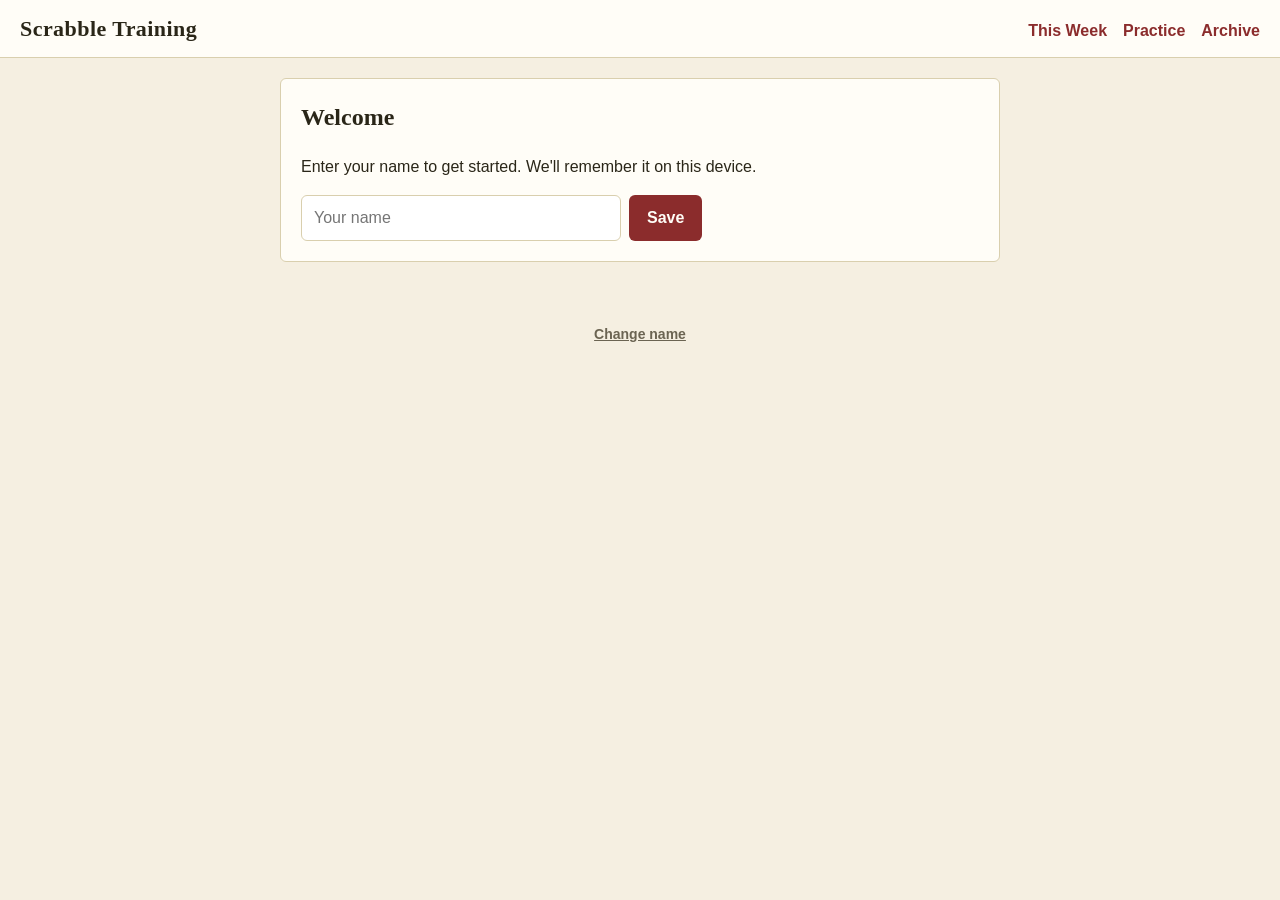
<file: index.html>
<!DOCTYPE html>
<html lang="en">
<head>
  <meta charset="UTF-8" />
  <meta name="viewport" content="width=device-width, initial-scale=1.0" />
  <title>Scrabble Training</title>
  <link rel="stylesheet" href="css/styles.css" />
</head>
<body>
  <header class="site-header">
    <h1><a href="index.html">Scrabble Training</a></h1>
    <nav>
      <a href="index.html">This Week</a>
      <a href="practice.html">Practice</a>
      <a href="archive.html">Archive</a>
    </nav>
  </header>

  <main id="app">
    <section id="name-gate" class="card hidden">
      <h2>Welcome</h2>
      <p>Enter your name to get started. We'll remember it on this device.</p>
      <form id="name-form">
        <input id="name-input" type="text" autocomplete="name" required maxlength="40" placeholder="Your name" />
        <button type="submit">Save</button>
      </form>
    </section>

    <section id="week-header" class="card hidden">
      <div class="week-meta">
        <span id="week-date"></span>
        <span id="week-type" class="pill"></span>
      </div>
      <h2 id="week-title"></h2>
      <div id="greeting" class="muted"></div>
    </section>

    <section id="already-submitted" class="card hidden">
      <h2 id="already-submitted-title">You've already played this week</h2>
      <p id="already-submitted-body">Come back next week for a new puzzle. Leaderboard below.</p>
      <button type="button" id="already-submitted-rename" class="secondary hidden">Change name and try again</button>
    </section>

    <details id="answers-reveal" class="card hidden">
      <summary>Show this week's answers</summary>
      <div id="answers-reveal-body"></div>
    </details>

    <section id="game-root"></section>

    <section id="leaderboard-root" class="card hidden">
      <h2>Leaderboard — this week</h2>
      <div id="leaderboard-body" class="muted">Loading…</div>
    </section>

    <section id="no-puzzle" class="card hidden">
      <h2>No puzzle queued yet</h2>
      <p>Check back soon.</p>
    </section>
  </main>

  <footer>
    <button id="change-name" class="link-button">Change name</button>
  </footer>

  <script type="module" src="js/main.js"></script>
</body>
</html>
</file>
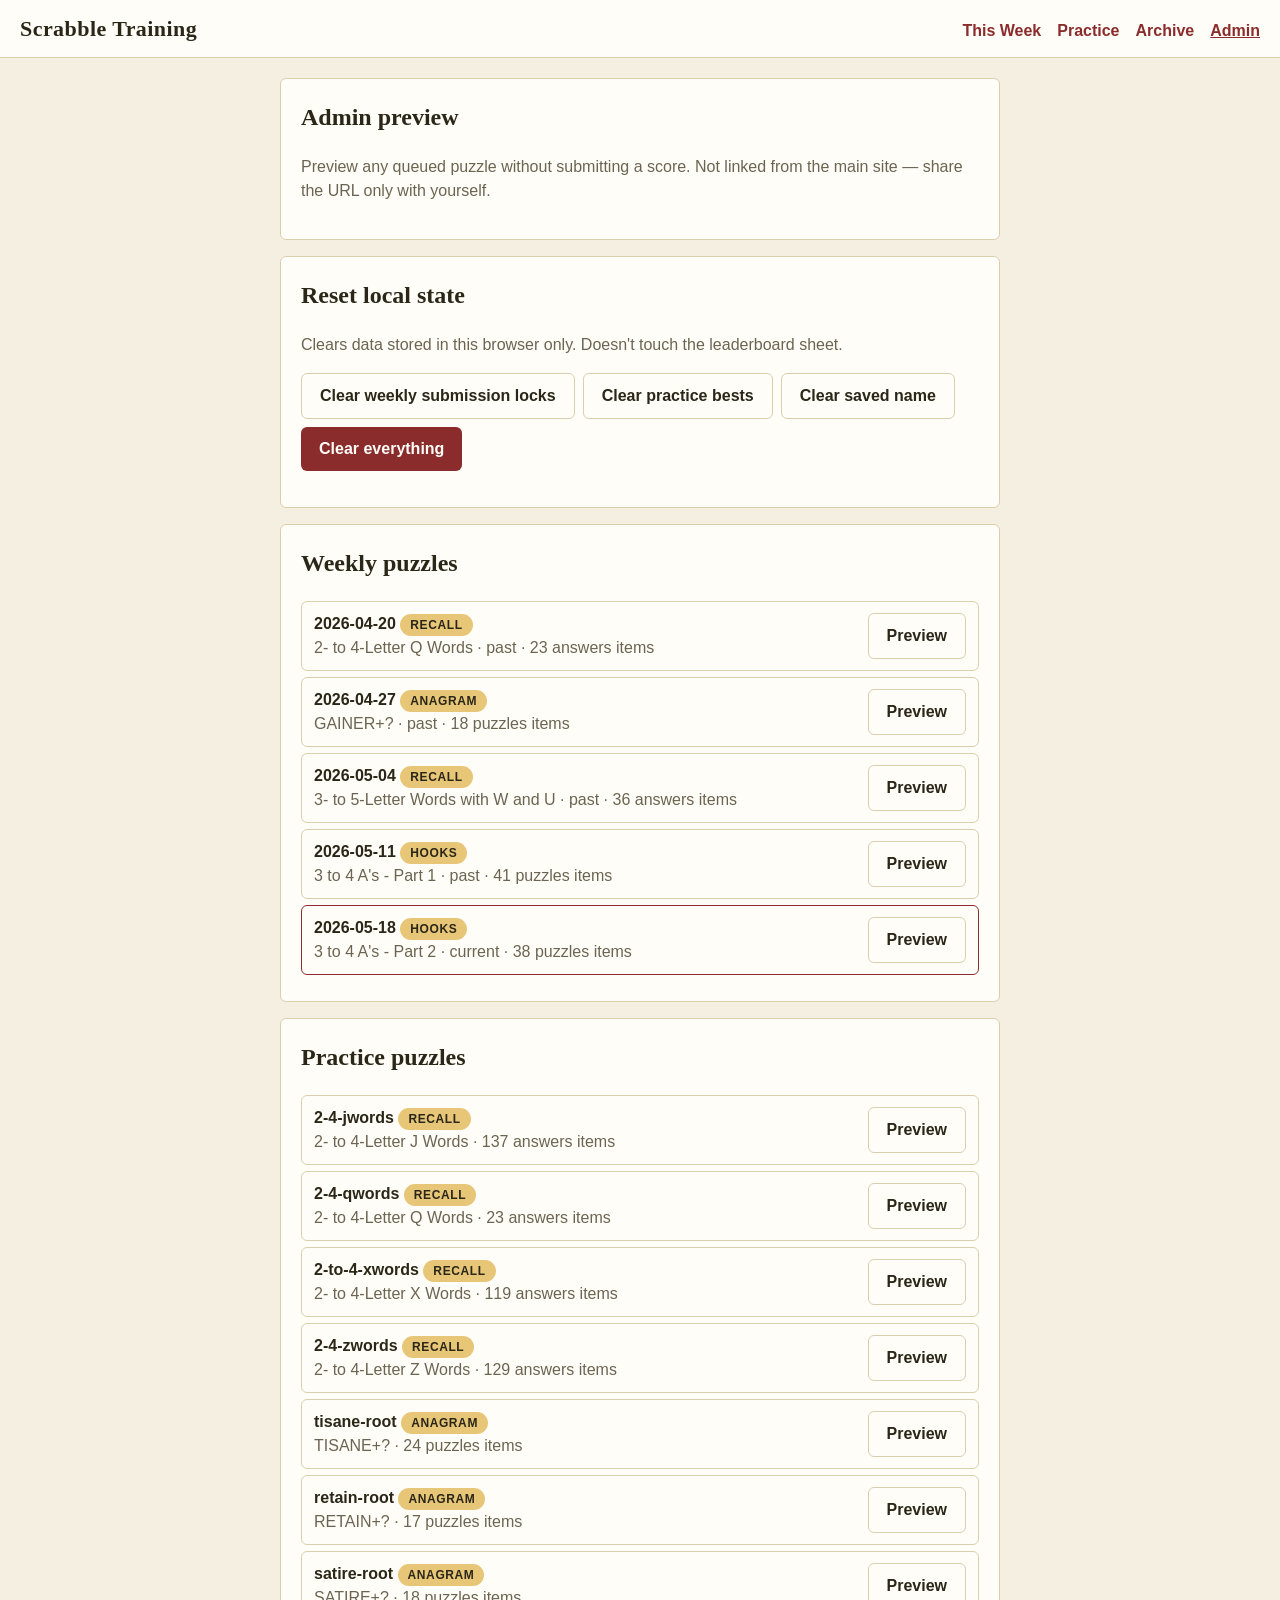
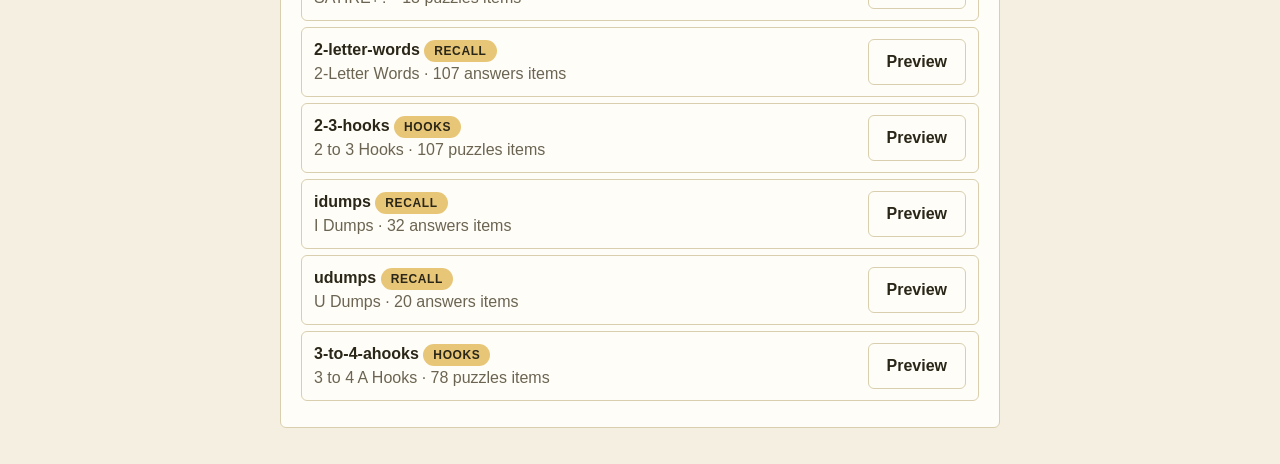
<file: admin.html>
<!DOCTYPE html>
<html lang="en">
<head>
  <meta charset="UTF-8" />
  <meta name="viewport" content="width=device-width, initial-scale=1.0" />
  <title>Admin — Scrabble Training</title>
  <link rel="stylesheet" href="css/styles.css" />
</head>
<body>
  <header class="site-header">
    <h1><a href="index.html">Scrabble Training</a></h1>
    <nav>
      <a href="index.html">This Week</a>
      <a href="practice.html">Practice</a>
      <a href="archive.html">Archive</a>
      <a href="admin.html" class="active">Admin</a>
    </nav>
  </header>

  <main id="app">
    <section class="card">
      <h2>Admin preview</h2>
      <p class="muted">Preview any queued puzzle without submitting a score. Not linked from the main site — share the URL only with yourself.</p>
    </section>

    <section class="card">
      <h2>Reset local state</h2>
      <p class="muted">Clears data stored in this browser only. Doesn't touch the leaderboard sheet.</p>
      <div class="game-actions" style="justify-content:flex-start">
        <button class="secondary" id="reset-weekly">Clear weekly submission locks</button>
        <button class="secondary" id="reset-bests">Clear practice bests</button>
        <button class="secondary" id="reset-name">Clear saved name</button>
        <button id="reset-all">Clear everything</button>
      </div>
      <p id="reset-status" class="muted" style="margin-top:10px"></p>
    </section>

    <section id="weekly-section" class="card">
      <h2>Weekly puzzles</h2>
      <ul id="weekly-list" class="admin-list"></ul>
    </section>

    <section id="permanent-section" class="card">
      <h2>Practice puzzles</h2>
      <ul id="permanent-list" class="admin-list"></ul>
    </section>

    <section id="preview-root"></section>
  </main>

  <script type="module" src="js/admin.js"></script>
</body>
</html>
</file>
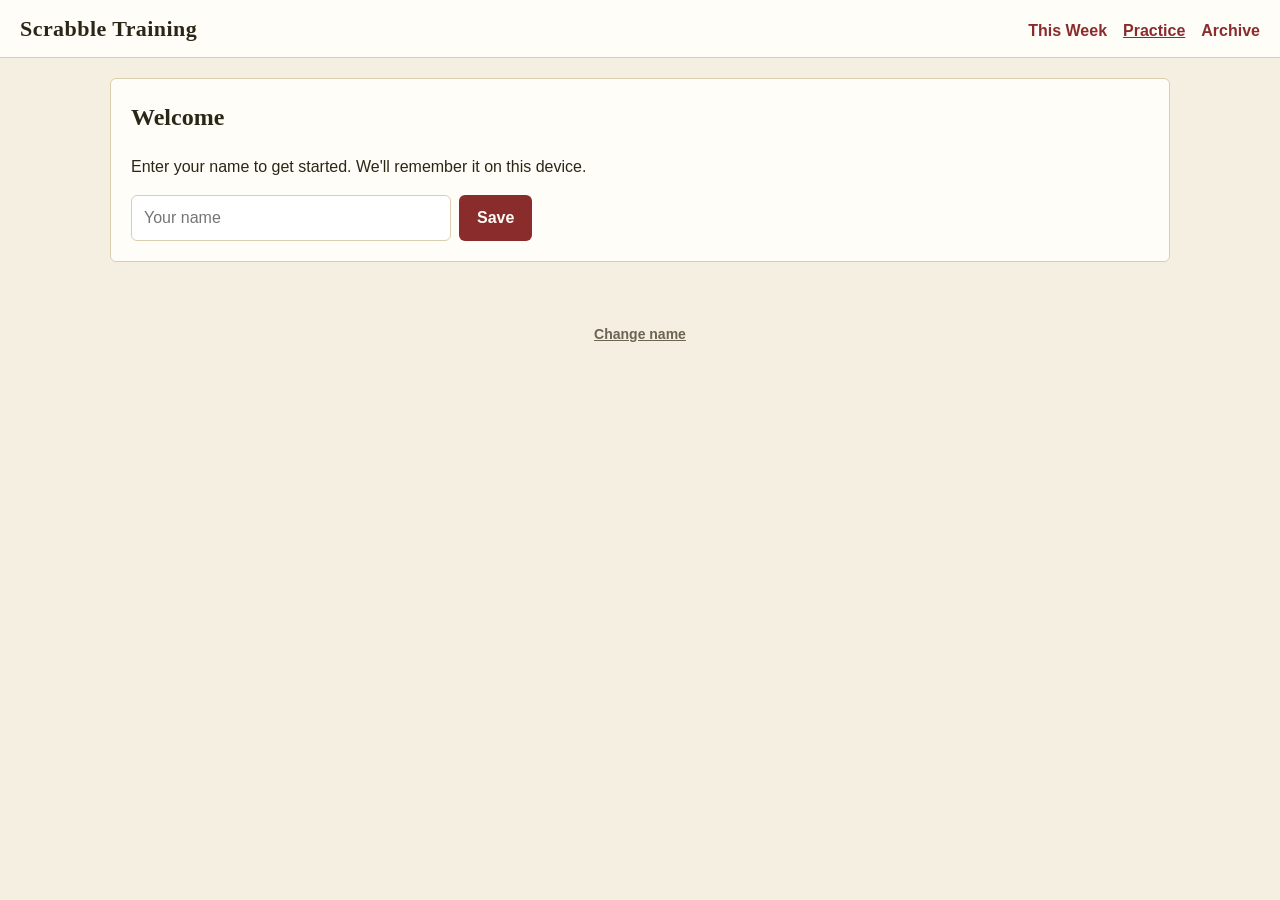
<file: practice.html>
<!DOCTYPE html>
<html lang="en">
<head>
  <meta charset="UTF-8" />
  <meta name="viewport" content="width=device-width, initial-scale=1.0" />
  <title>Practice — Scrabble Training</title>
  <link rel="stylesheet" href="css/styles.css" />
</head>
<body class="practice-page">
  <header class="site-header">
    <h1><a href="index.html">Scrabble Training</a></h1>
    <nav>
      <a href="index.html">This Week</a>
      <a href="practice.html" class="active">Practice</a>
      <a href="archive.html">Archive</a>
    </nav>
  </header>

  <main id="app">
    <section id="name-gate" class="card hidden">
      <h2>Welcome</h2>
      <p>Enter your name to get started. We'll remember it on this device.</p>
      <form id="name-form">
        <input id="name-input" type="text" autocomplete="name" required maxlength="40" placeholder="Your name" />
        <button type="submit">Save</button>
      </form>
    </section>

    <section id="practice-list" class="card hidden">
      <h2>Practice</h2>
      <p class="muted">Play any puzzle as many times as you like. Cards show top score and your best — tap a card or "Show full leaderboard" to expand. Leaderboards rank each player's best attempt.</p>
      <div class="filter-bar">
        <div class="filter-group" id="type-filter">
          <button type="button" class="filter-pill active" data-type="all">All</button>
          <button type="button" class="filter-pill" data-type="anagram">Anagram</button>
          <button type="button" class="filter-pill" data-type="hooks">Hooks</button>
          <button type="button" class="filter-pill" data-type="recall">Recall</button>
        </div>
        <label class="filter-toggle">
          <input type="checkbox" id="unattempted-only" />
          Not yet attempted
        </label>
      </div>
      <div id="practice-list-body" class="boards-grid"></div>
      <p id="practice-list-empty" class="muted hidden" style="margin-top:12px">No puzzles match the current filter.</p>
    </section>

    <section id="game-root"></section>

    <section id="leaderboard-root" class="card hidden">
      <h2 id="leaderboard-title">Leaderboard</h2>
      <div id="leaderboard-body" class="muted">Loading…</div>
    </section>
  </main>

  <footer>
    <button id="change-name" class="link-button">Change name</button>
  </footer>

  <script type="module" src="js/practice.js"></script>
</body>
</html>
</file>
<file: css/styles.css>
:root {
  --bg: #f5efe1;
  --surface: #fffdf7;
  --ink: #2a2618;
  --ink-muted: #6b6452;
  --tile: #e8c678;
  --tile-ink: #2a2618;
  --accent: #8b2c2c;
  --accent-ink: #fffdf7;
  --correct: #2f7a3d;
  --incorrect: #a83232;
  --border: #d9cfae;
  --shadow: 0 2px 0 #d4c38a, 0 4px 8px rgba(0, 0, 0, 0.08);
  --radius: 6px;
  --font-serif: "Georgia", "Cambria", serif;
  --font-sans: -apple-system, BlinkMacSystemFont, "Segoe UI", Roboto, sans-serif;
}

* { box-sizing: border-box; }

html, body {
  margin: 0;
  padding: 0;
  background: var(--bg);
  color: var(--ink);
  font-family: var(--font-sans);
  font-size: 16px;
  line-height: 1.5;
}

a { color: var(--accent); text-decoration: none; }
a:hover { text-decoration: underline; }

.site-header {
  background: var(--surface);
  border-bottom: 1px solid var(--border);
  padding: 12px 20px;
  display: flex;
  align-items: baseline;
  justify-content: space-between;
  flex-wrap: wrap;
  gap: 12px;
}
.site-header h1 {
  margin: 0;
  font-family: var(--font-serif);
  font-size: 22px;
  letter-spacing: 0.02em;
}
.site-header h1 a { color: var(--ink); }
.site-header nav { display: flex; gap: 16px; }
.site-header nav a { font-weight: 600; }
.site-header nav a.active { text-decoration: underline; }

main#app {
  max-width: 760px;
  margin: 0 auto;
  padding: 20px;
  display: flex;
  flex-direction: column;
  gap: 16px;
}

footer {
  max-width: 760px;
  margin: 24px auto 32px;
  padding: 0 20px;
  text-align: center;
}

.card {
  background: var(--surface);
  border: 1px solid var(--border);
  border-radius: var(--radius);
  padding: 20px;
}

.card h2 {
  margin-top: 0;
  font-family: var(--font-serif);
}

details.card > summary {
  cursor: pointer;
  font-family: var(--font-serif);
  font-size: 20px;
  font-weight: 700;
  user-select: none;
  list-style-position: inside;
}
details.card[open] > summary {
  margin-bottom: 12px;
}

.hidden { display: none !important; }

.muted { color: var(--ink-muted); }

.pill {
  display: inline-block;
  padding: 2px 10px;
  background: var(--tile);
  color: var(--tile-ink);
  border-radius: 999px;
  font-size: 12px;
  font-weight: 700;
  text-transform: uppercase;
  letter-spacing: 0.05em;
}

.week-meta {
  display: flex;
  align-items: center;
  gap: 10px;
  margin-bottom: 4px;
  color: var(--ink-muted);
  font-size: 14px;
}

button, .button {
  font: inherit;
  font-weight: 600;
  background: var(--accent);
  color: var(--accent-ink);
  border: none;
  padding: 10px 18px;
  border-radius: var(--radius);
  cursor: pointer;
  transition: transform 0.05s ease;
}
button:hover:not(:disabled) { filter: brightness(1.08); }
button:active:not(:disabled) { transform: translateY(1px); }
button:disabled { opacity: 0.5; cursor: not-allowed; }

button.secondary {
  background: transparent;
  color: var(--ink);
  border: 1px solid var(--border);
}

.link-button {
  background: none;
  color: var(--ink-muted);
  border: none;
  padding: 0;
  text-decoration: underline;
  cursor: pointer;
  font-size: 14px;
}

input[type="text"] {
  font: inherit;
  padding: 10px 12px;
  border: 1px solid var(--border);
  border-radius: var(--radius);
  background: #fff;
  color: var(--ink);
  width: 100%;
  max-width: 320px;
}

select.puzzle-select {
  font: inherit;
  padding: 8px 10px;
  border: 1px solid var(--border);
  border-radius: var(--radius);
  background: #fff;
  color: var(--ink);
  width: 100%;
  max-width: 420px;
  display: block;
  margin-top: 4px;
}
input[type="text"]:focus {
  outline: 2px solid var(--tile);
  outline-offset: 1px;
}

form#name-form {
  display: flex;
  gap: 8px;
  flex-wrap: wrap;
}

/* Game runner */
.game-status {
  display: flex;
  justify-content: space-between;
  font-size: 14px;
  color: var(--ink-muted);
  margin-bottom: 12px;
  font-variant-numeric: tabular-nums;
}
.game-status .timer { font-weight: 600; color: var(--ink); }

.scramble {
  font-family: var(--font-serif);
  font-size: 44px;
  letter-spacing: 0.15em;
  text-align: center;
  padding: 20px 0;
  color: var(--ink);
}

.tile-row {
  display: flex;
  justify-content: center;
  gap: 6px;
  margin: 16px 0 24px;
}
.tile {
  width: 44px;
  height: 52px;
  background: var(--tile);
  color: var(--tile-ink);
  font-family: var(--font-serif);
  font-weight: 700;
  font-size: 26px;
  display: flex;
  align-items: center;
  justify-content: center;
  border-radius: 4px;
  box-shadow: var(--shadow);
  user-select: none;
}

.guess-row {
  display: flex;
  gap: 8px;
  flex-wrap: wrap;
  justify-content: center;
  margin-bottom: 12px;
}
.recall-card .recall-input-wrap {
  background: var(--surface);
  padding: 8px 0;
  margin-bottom: 12px;
  border-top: 1px solid var(--border);
  border-bottom: 1px solid var(--border);
}
.recall-card .recall-input-wrap .guess-row { margin-bottom: 4px; }
.recall-input-foot {
  display: flex;
  justify-content: space-between;
  align-items: center;
  gap: 8px;
  min-height: 20px;
}
.recall-input-foot .message {
  min-height: 0;
  margin: 0;
  font-size: 13px;
  text-align: right;
}

/* Mobile: contain scrolling inside the slot grid so the input bar never
   leaves the screen, regardless of keyboard or browser quirks. */
@media (max-width: 720px) {
  .recall-card {
    display: flex;
    flex-direction: column;
    height: calc(100vh - 60px);
    height: calc(100dvh - 60px);
    max-height: calc(100vh - 60px);
    max-height: calc(100dvh - 60px);
  }
  .recall-card .game-status,
  .recall-card .recall-input-wrap,
  .recall-card .giveup-row { flex: 0 0 auto; }
  .recall-card .slot-grid {
    flex: 1 1 0;
    min-height: 0;
    overflow-y: auto;
    margin-bottom: 12px;
  }
}
.guess-row input {
  flex: 1;
  min-width: 200px;
  text-transform: uppercase;
  letter-spacing: 0.08em;
}

.game-actions {
  display: flex;
  gap: 8px;
  justify-content: center;
  flex-wrap: wrap;
  margin-top: 12px;
}

.giveup-row {
  display: flex;
  justify-content: center;
  margin-top: 16px;
}

.found-list {
  display: flex;
  flex-wrap: wrap;
  gap: 6px;
  margin-top: 12px;
  justify-content: center;
}
.found-list .found {
  background: #eef6ec;
  color: var(--correct);
  border: 1px solid #cde4cd;
  padding: 4px 10px;
  border-radius: 999px;
  font-weight: 600;
  font-size: 14px;
}

.slot-grid {
  display: flex;
  flex-wrap: wrap;
  gap: 6px;
  margin-top: 12px;
  justify-content: center;
}
.slot {
  padding: 4px 10px;
  border-radius: 999px;
  font-weight: 600;
  font-size: 14px;
  font-family: "Consolas", "Menlo", monospace;
  letter-spacing: 0.1em;
  border: 1px solid transparent;
}
.slot.found {
  background: #eef6ec;
  color: var(--correct);
  border-color: #cde4cd;
}
.slot.blank {
  background: #fff;
  color: var(--ink-muted);
  border-color: var(--border);
  border-style: dashed;
}

.message {
  min-height: 24px;
  text-align: center;
  font-weight: 600;
  margin-bottom: 8px;
}
.message.ok { color: var(--correct); }
.message.bad { color: var(--incorrect); }

.locked-banner {
  background: #fbecec;
  border: 1px solid #eac7c7;
  color: var(--incorrect);
  padding: 10px 14px;
  border-radius: var(--radius);
  text-align: center;
  margin-bottom: 12px;
}

/* Hooks game */
.hooks-playfield {
  display: flex;
  align-items: center;
  justify-content: center;
  gap: 20px;
  margin: 16px 0 8px;
  flex-wrap: wrap;
}
.hooks-col {
  display: flex;
  flex-direction: column;
  align-items: center;
  gap: 6px;
}
.hooks-label {
  font-size: 12px;
  text-transform: uppercase;
  letter-spacing: 0.08em;
}
.hooks-grid {
  display: grid;
  grid-template-columns: repeat(5, auto);
  gap: 4px;
}
.hook-word {
  font-family: var(--font-serif);
  font-size: 40px;
  letter-spacing: 0.2em;
  color: var(--ink);
  text-align: center;
  min-width: 120px;
}
.hook-btn {
  width: 28px;
  height: 32px;
  padding: 0;
  background: #fffdf7;
  color: var(--ink);
  border: 1px solid var(--border);
  border-radius: 4px;
  font-family: var(--font-serif);
  font-weight: 700;
  font-size: 14px;
  cursor: pointer;
}
.hook-btn:not(.selected):hover:not(:disabled) {
  border-color: var(--accent);
  background: #fff;
  filter: none;
}
.hook-btn.selected,
.hook-btn.selected:hover:not(:disabled) {
  background: var(--tile);
  border-color: #b68a2e;
  box-shadow: 0 1px 0 #b68a2e;
}
.hook-btn.correct {
  background: #d3ebd3;
  color: var(--correct);
  border-color: #8fc590;
}
.hook-btn.incorrect {
  background: #f4d3d3;
  color: var(--incorrect);
  border-color: #d48a8a;
  text-decoration: line-through;
}
.hook-btn.missed {
  background: #fff6d9;
  color: #8a6a00;
  border-color: #d8b94a;
  border-style: dashed;
  font-weight: 700;
}
.hook-btn.dim {
  opacity: 0.35;
}

/* Review */
.review-summary {
  font-size: 18px;
  margin-bottom: 16px;
}
.review-summary strong { color: var(--ink); }

.review-puzzle {
  border-top: 1px solid var(--border);
  padding: 12px 0;
}
.review-puzzle:first-child { border-top: none; }
.review-puzzle h3 {
  margin: 0 0 8px;
  font-family: var(--font-serif);
  font-size: 18px;
  letter-spacing: 0.1em;
}
.review-answers {
  display: flex;
  flex-wrap: wrap;
  gap: 6px;
}
.review-answers .answer {
  padding: 4px 10px;
  border-radius: 999px;
  font-size: 14px;
  font-weight: 600;
  background: #eee;
  color: var(--ink-muted);
}
.review-answers .answer.found {
  background: #eef6ec;
  color: var(--correct);
  border: 1px solid #cde4cd;
}
.review-answers .answer.missed {
  background: #fbecec;
  color: var(--incorrect);
  border: 1px solid #eac7c7;
}

/* Leaderboard */
.leaderboard-table {
  width: 100%;
  border-collapse: collapse;
  font-size: 15px;
}
.leaderboard-table th,
.leaderboard-table td {
  padding: 8px 12px;
  text-align: left;
  border-bottom: 1px solid var(--border);
}
.leaderboard-table th {
  color: var(--ink-muted);
  font-weight: 600;
  font-size: 13px;
  text-transform: uppercase;
  letter-spacing: 0.05em;
}
.leaderboard-table th.rank,
.leaderboard-table td.rank { width: 40px; color: var(--ink-muted); }
.leaderboard-table th.time,
.leaderboard-table td.time { font-variant-numeric: tabular-nums; text-align: right; }
.leaderboard-table th.score,
.leaderboard-table td.score { font-variant-numeric: tabular-nums; text-align: right; }
.leaderboard-table tr.you { background: #fdf4d7; }

/* Filter bar */
.filter-bar {
  display: flex;
  flex-wrap: wrap;
  gap: 12px 20px;
  align-items: center;
  margin: 12px 0;
}
.filter-group {
  display: flex;
  flex-wrap: wrap;
  gap: 6px;
}
.filter-pill {
  background: #fff;
  color: var(--ink);
  border: 1px solid var(--border);
  padding: 6px 14px;
  border-radius: 999px;
  font-size: 14px;
  font-weight: 600;
  cursor: pointer;
}
.filter-pill:hover:not(.active) {
  background: #fdf4d7;
}
.filter-pill.active {
  background: var(--tile);
  border-color: #b68a2e;
  color: var(--tile-ink);
}
.filter-toggle {
  display: inline-flex;
  align-items: center;
  gap: 6px;
  font-size: 14px;
  color: var(--ink);
  cursor: pointer;
  user-select: none;
}
.filter-toggle input[type="checkbox"] {
  accent-color: var(--accent);
}

/* Wider layout for the combined practice + leaderboards page */
body.practice-page main#app,
body.practice-page footer {
  max-width: 1100px;
}

/* Practice / leaderboards card grid */
.boards-grid {
  display: grid;
  grid-template-columns: repeat(auto-fill, minmax(280px, 1fr));
  gap: 8px;
  margin-top: 16px;
}
.board-card {
  border: 1px solid var(--border);
  border-radius: var(--radius);
  background: var(--surface);
  display: flex;
  flex-direction: column;
}
.board-card summary {
  cursor: pointer;
  list-style: none;
  padding: 12px 12px 8px;
}
.board-card summary::-webkit-details-marker { display: none; }
.board-card details > summary:hover { background: #fdfbf2; }
.board-card details[open] > summary { padding-bottom: 4px; }
.board-card details > .board-table { padding: 0 12px 12px; }
.board-card-head {
  display: flex;
  justify-content: space-between;
  align-items: baseline;
  gap: 8px;
  margin-bottom: 6px;
}
.board-card-title { font-weight: 600; font-family: var(--font-serif); }
.board-card-row { font-size: 14px; margin: 3px 0; }
.board-row-label {
  display: inline-block;
  min-width: 32px;
  font-size: 11px;
  text-transform: uppercase;
  color: var(--ink-muted);
  letter-spacing: 0.05em;
}

.board-card-foot {
  display: flex;
  align-items: center;
  justify-content: space-between;
  gap: 12px;
  padding: 10px 12px;
  border-top: 1px solid var(--border);
  background: #faf6e9;
  border-bottom-left-radius: var(--radius);
  border-bottom-right-radius: var(--radius);
  margin-top: auto;
}
.board-card .play-btn {
  padding: 6px 14px;
  font-size: 14px;
}
.board-card .expand-toggle {
  background: transparent;
  color: var(--ink-muted);
  border: none;
  padding: 4px 6px;
  font-size: 13px;
  font-weight: 600;
  cursor: pointer;
  display: inline-flex;
  align-items: center;
  gap: 6px;
}
.board-card .expand-toggle:hover {
  color: var(--accent);
  filter: none;
}
.board-card .expand-toggle .chev {
  display: inline-block;
  transition: transform 0.15s ease;
  font-size: 11px;
}
.board-card details[open] ~ .board-card-foot .expand-toggle .chev,
.board-card details[open] + .board-card-foot .expand-toggle .chev {
  transform: rotate(180deg);
}
.board-card details[open] ~ .board-card-foot .expand-toggle .toggle-label::after,
.board-card details[open] + .board-card-foot .expand-toggle .toggle-label::after {
  content: "Hide full leaderboard";
}
.board-card details:not([open]) ~ .board-card-foot .expand-toggle .toggle-label::after,
.board-card details:not([open]) + .board-card-foot .expand-toggle .toggle-label::after {
  content: "Show full leaderboard";
}
.board-card .toggle-label { font-size: 0; }
.board-card .toggle-label::after { font-size: 13px; }

.pb-badge {
  display: inline-block;
  margin-left: 6px;
  font-size: 11px;
  font-weight: 700;
  padding: 1px 6px;
  border-radius: 999px;
  background: #eef6ec;
  color: var(--correct);
  border: 1px solid #cde4cd;
  letter-spacing: 0.04em;
  text-transform: uppercase;
}
.untried-badge {
  display: inline-block;
  margin-left: 6px;
  font-size: 11px;
  font-weight: 600;
  padding: 1px 6px;
  border-radius: 999px;
  background: #fff;
  color: var(--ink-muted);
  border: 1px dashed var(--border);
}

/* Admin list */
.admin-list { list-style: none; padding: 0; margin: 12px 0 0; }
.admin-list li {
  padding: 10px 12px;
  border: 1px solid var(--border);
  border-radius: var(--radius);
  margin-bottom: 6px;
  display: flex;
  justify-content: space-between;
  gap: 12px;
  align-items: center;
  flex-wrap: wrap;
}
.admin-list .current { border-color: var(--accent); }

@media (max-width: 520px) {
  .scramble { font-size: 32px; letter-spacing: 0.1em; }
  .tile { width: 36px; height: 44px; font-size: 22px; }
  main#app { padding: 12px; }
  .card { padding: 16px; }
  .hook-word { font-size: 30px; min-width: 0; text-align: center; }
  .hooks-playfield {
    flex-direction: column;
    align-items: stretch;
    gap: 10px;
  }
  .hooks-col { align-items: stretch; }
  .hooks-label { text-align: center; }
  .hooks-grid {
    grid-template-columns: repeat(13, 1fr);
    gap: 3px;
    width: 100%;
  }
  .hook-btn {
    width: 100%;
    min-width: 0;
    height: 32px;
    font-size: 14px;
  }
}
</file>
